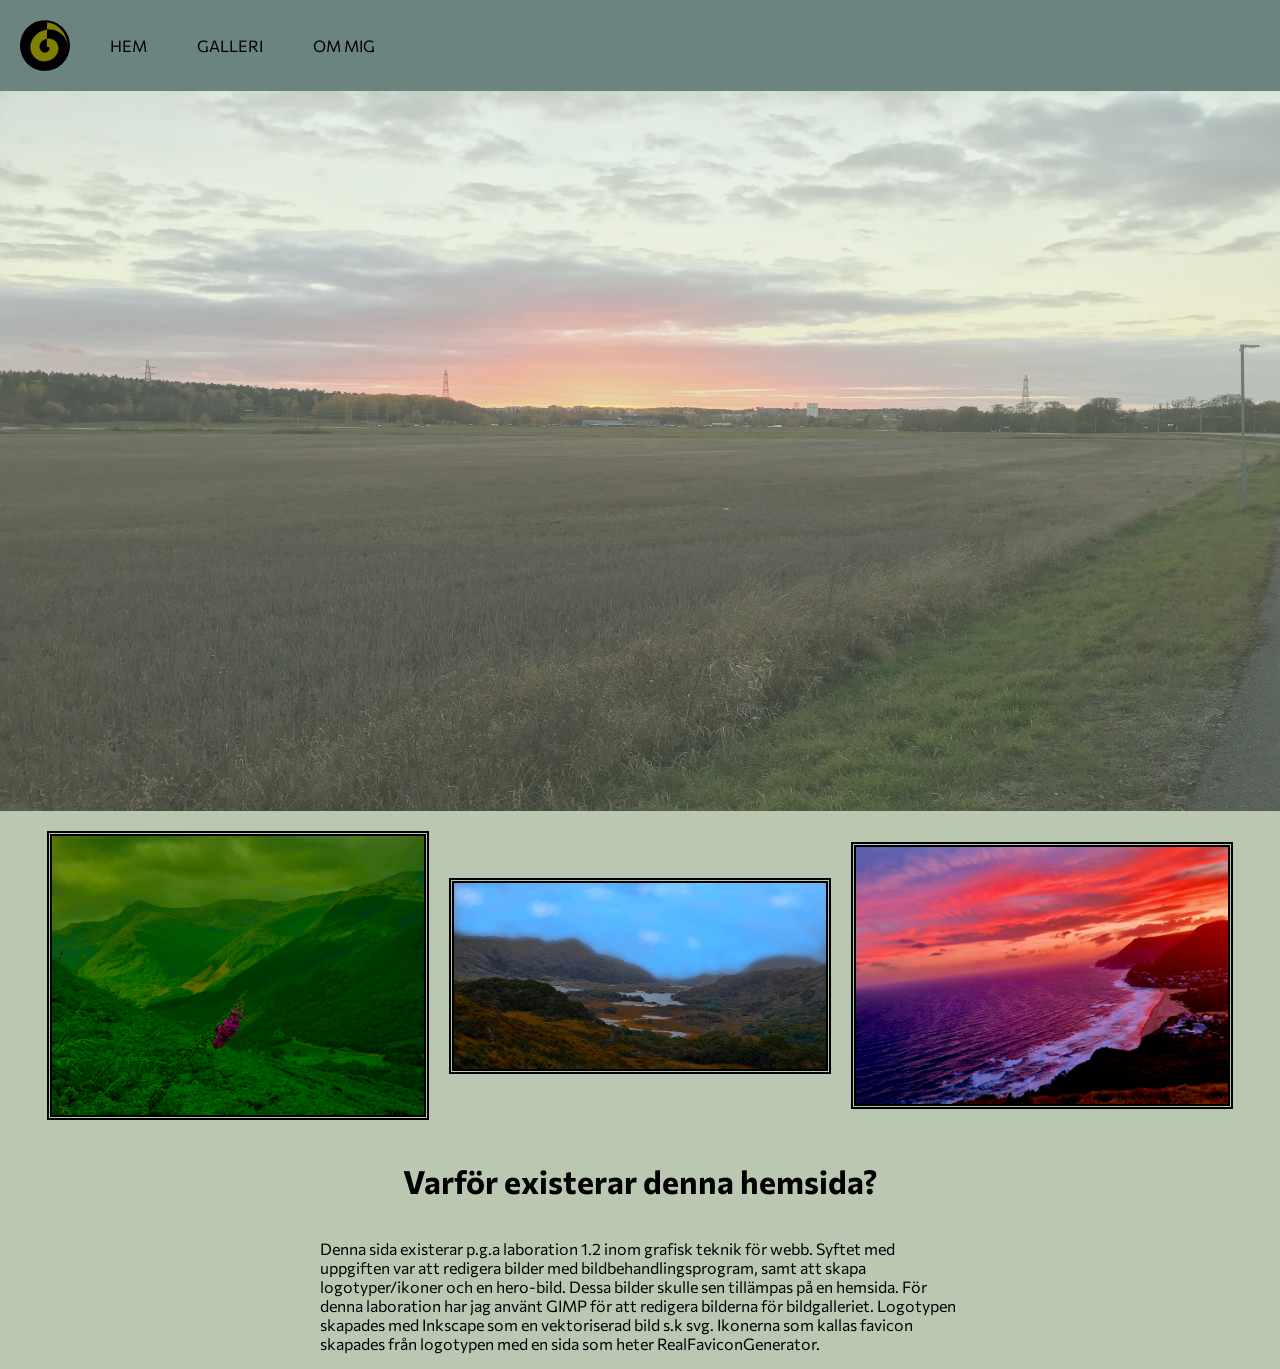
<file: index.html>
<!DOCTYPE html>
<html lang="en">
<head>
    <meta charset="UTF-8">
    <meta name="viewport" content="width=device-width, initial-scale=1.0">
    <link rel="stylesheet" href="css/style.css">
    <link rel="icon" type="image/x-icon" href="images/favicon.ico">
    <link rel="icon" type="image/png" sizes="32x32" href="images/favicon.png">
    <title>Hem</title>
</head>
<body>

    <header>
        <img class="logo" src="images/logo.svg" alt="logotyp">
        <nav>
            <ul class="navigation">
                <li><a href="index.html">HEM</a></li>
                <li><a href="pictures.html">GALLERI</a></li>
                <li><a href="about.html">OM MIG</a></li>
            </ul>
        </nav>
    </header>

    <main class="indexmain">
        <img class="hero" src="images/header.png" alt="Hero-bild">
        <section class="indexgallery">
            <img src="images/bildserie001_EDIT.jpg" alt="Bildserie bild 1">
            <img src="images/bildserie004_EDITED.jpg" alt="Bildserie bild 2">
            <img src="images/bildserie019_EDIT.jpg" alt="Bildserie bild 3">
        </section>
        <h1>Varför existerar denna hemsida?</h1>
        <p>Denna sida existerar p.g.a laboration 1.2 inom grafisk teknik för webb. Syftet med uppgiften var att redigera bilder med bildbehandlingsprogram, samt att skapa logotyper/ikoner och en hero-bild. Dessa bilder skulle sen tillämpas på en hemsida. För denna laboration har jag använt GIMP för att redigera bilderna för bildgalleriet. Logotypen skapades med Inkscape som en vektoriserad bild s.k svg. Ikonerna som kallas favicon skapades från logotypen med en sida som heter RealFaviconGenerator.</p>
    </main>
    
</body>
</html>
</file>
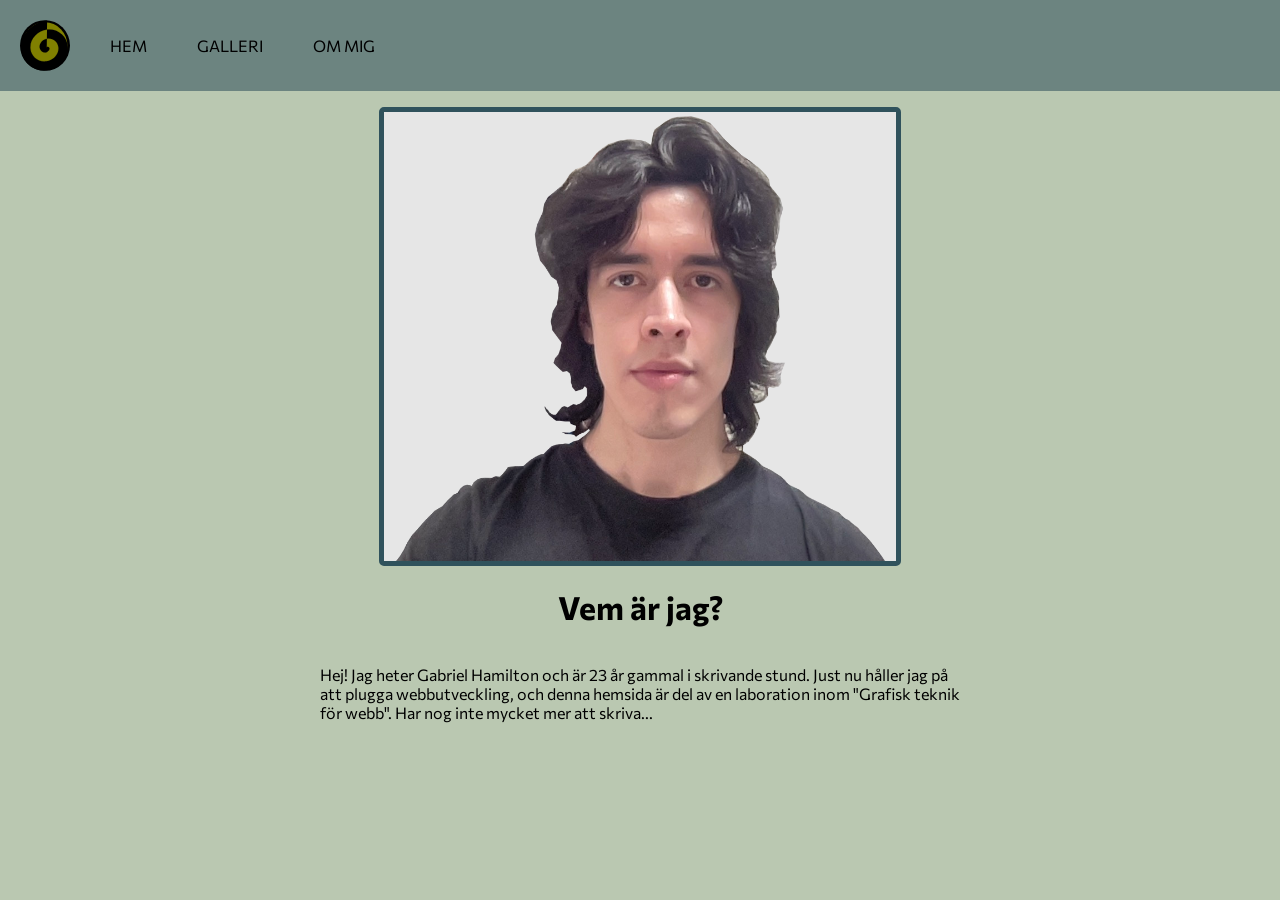
<file: about.html>
<!DOCTYPE html>
<html lang="en">
<head>
    <meta charset="UTF-8">
    <meta name="viewport" content="width=device-width, initial-scale=1.0">
    <link rel="stylesheet" href="css/style.css">
    <link rel="icon" type="image/x-icon" href="images/favicon.ico">
    <link rel="icon" type="image/png" sizes="32x32" href="images/favicon.png">
    <title>Om mig</title>
</head>
<body>
     <header>
        <img class="logo" src="images/logo.svg" alt="logotyp">
        <nav>
            <ul class="navigation">
                <li><a href="index.html">HEM</a></li>
                <li><a href="pictures.html">GALLERI</a></li>
                <li><a href="about.html">OM MIG</a></li>
            </ul>
        </nav>
    </header>

    <main class="aboutmain">
        <img class="portrait" src="images/portrait.png" alt="Bild av mig själv">
        <h1>Vem är jag?</h1>
        <p>Hej! Jag heter Gabriel Hamilton och är 23 år gammal i skrivande stund. Just nu håller jag på att plugga webbutveckling, och denna hemsida är del av en laboration inom "Grafisk teknik för webb". Har nog inte mycket mer att skriva...</p>
    </main>
</body>
</html>
</file>
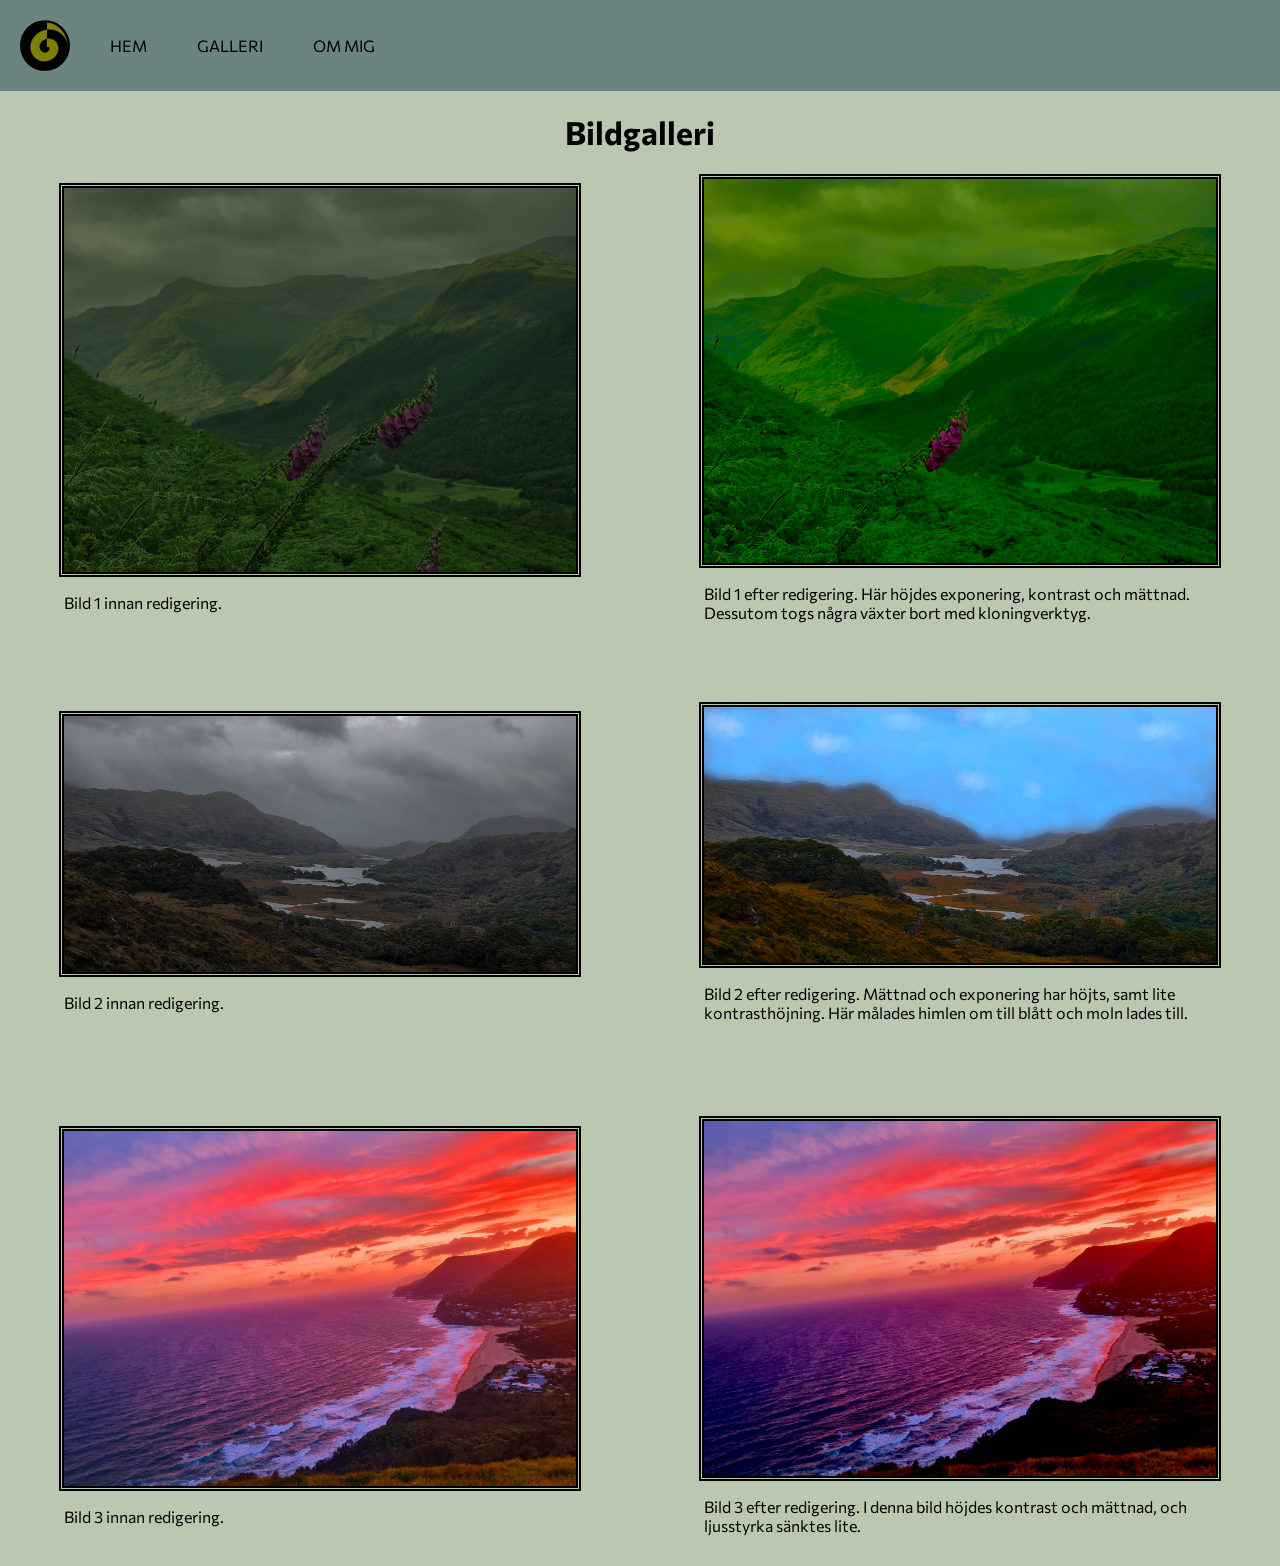
<file: pictures.html>
<!DOCTYPE html>
<html lang="en">
<head>
    <meta charset="UTF-8">
    <meta name="viewport" content="width=device-width, initial-scale=1.0">
    <link rel="stylesheet" href="css/style.css">
    <link rel="icon" type="image/x-icon" href="images/favicon.ico">
    <link rel="icon" type="image/png" sizes="32x32" href="images/favicon.png">
    <title>Galleri</title>
</head>
<body>
     <header>
        <img class="logo" src="images/logo.svg" alt="logotyp">
        <nav>
            <ul class="navigation">
                <li><a href="index.html">HEM</a></li>
                <li><a href="pictures.html">GALLERI</a></li>
                <li><a href="about.html">OM MIG</a></li>
            </ul>
        </nav>
    </header>

    <main class="picturesmain">
        <h1>Bildgalleri</h1>
        <section id="gallery">
            <article class="gallerycard">
                <img src="images/bildserie001.jpg" alt="Bild 1 ej redigerad">
                <p>Bild 1 innan redigering.</p>
            </article>
            <article class="gallerycard">
                <img src="images/bildserie001_EDIT.jpg" alt="Bild 1 redigerad">
                <p>Bild 1 efter redigering. Här höjdes exponering, kontrast och mättnad. Dessutom togs några växter bort med kloningverktyg.</p>
            </article>
            <article class="gallerycard">
                <img src="images/bildserie004.jpg" alt="Bild 2 innan redigering">
                <p>Bild 2 innan redigering.</p>
            </article>
            <article class="gallerycard">
                <img src="images/bildserie004_EDITED.jpg" alt="Bild 2 redigerad">
                <p>Bild 2 efter redigering. Mättnad och exponering har höjts, samt lite kontrasthöjning. Här målades himlen om till blått och moln lades till.</p>
            </article>
            <article class="gallerycard">
                <img src="images/bildserie019.jpg" alt="Bild 3 innan redigering">
                <p>Bild 3 innan redigering.</p>
            </article>
            <article class="gallerycard">
                <img src="images/bildserie019_EDIT.jpg" alt="Bild 3 redigerad">
                <p>Bild 3 efter redigering. I denna bild höjdes kontrast och mättnad, och ljusstyrka sänktes lite.</p>
            </article>


        </section>
    </main>
</body>
</html>
</file>
<file: css/style.css>
@import url('https://fonts.googleapis.com/css2?family=Commissioner:wght@100..900&display=swap');

body{
    margin: 0;
    background-color: #BAC8B1;
}

p{
    font-family: "Commissioner";
}

.hero{
    opacity: .7;
    width: 100%;
    height: 40vh;
}

.indexmain{
    display: flex;
    flex-direction: column;
    justify-content: center;
    align-items: center;
}

.indexmain h1{
    text-align: center;
}

.indexmain p{
    width: 80%;
}

.indexgallery img{
    border: 5px double black;
}

.logo{
    width: 50px;
}

.navigation li{
    list-style-type: none;
}

.navigation li a{
    color: black;
    text-decoration: none;
}

header{
    background-color: #6C8480;
    display: flex;
    justify-content: space-around;
    font-family: "Commissioner";
}

h1{
    font-family: "Commissioner";
}

.aboutmain{
    display: flex;
    flex-direction: column;
    justify-content: center;
    align-items: center;
}

.aboutmain p{
    width: 80%;
}

.indexgallery{
    display: flex;
    flex-direction: column;
    align-items: center;
    justify-content: center;
    gap: 20px;
    margin: 20px;
}

.indexgallery img{
    width: 80%;
}

.picturesmain{
    display: flex;
    flex-direction: column;
    justify-content: center;
    align-items: center;
}

.gallerycard{
    display: flex;
    flex-direction: column;
    justify-content: center;
    align-items: center;
}

.gallerycard img{
    width: 80%;
    border: 5px double black;
}

.gallerycard p{
    width: 80%;
}

.portrait{
    width: 100%;
    margin-top: 1em;
}

@media (min-width: 768px){

.navigation{
    display: flex;
    justify-content: space-around;
    gap: 50px;
}

.portrait{
    width:40%;
    border: 5px solid #30525C;
    border-radius: 5px;
    margin-top: 1em;
    background-color: #E6E6E6;
}

.logo{
    width: 50px;
}

header{
    display: flex;
    padding: 20px;
    justify-content: flex-start;
}

li a{
    transition: color .5s;
}

li a:hover{
    color: #BAC8B1;
}

.indexmain{
    display: flex;
    flex-direction: column;
    justify-content: center;
    align-items: center;
}

.hero{
    height: 80vh;
}

.indexmain p{
    width: 50%;
    text-align: left;
}

.indexgallery{
    display: flex;
    flex-direction: row;
    align-items: center;
    justify-content: center;
    gap: 20px;
    margin: 20px;
}

.indexgallery img{
    width: 30%;
}

#gallery{
    display: grid;
    grid-template-columns: 1fr 1fr;
    grid-template-rows: 1fr 1fr 1fr;
}

.aboutmain p{
    width: 50%;
}

}
</file>
